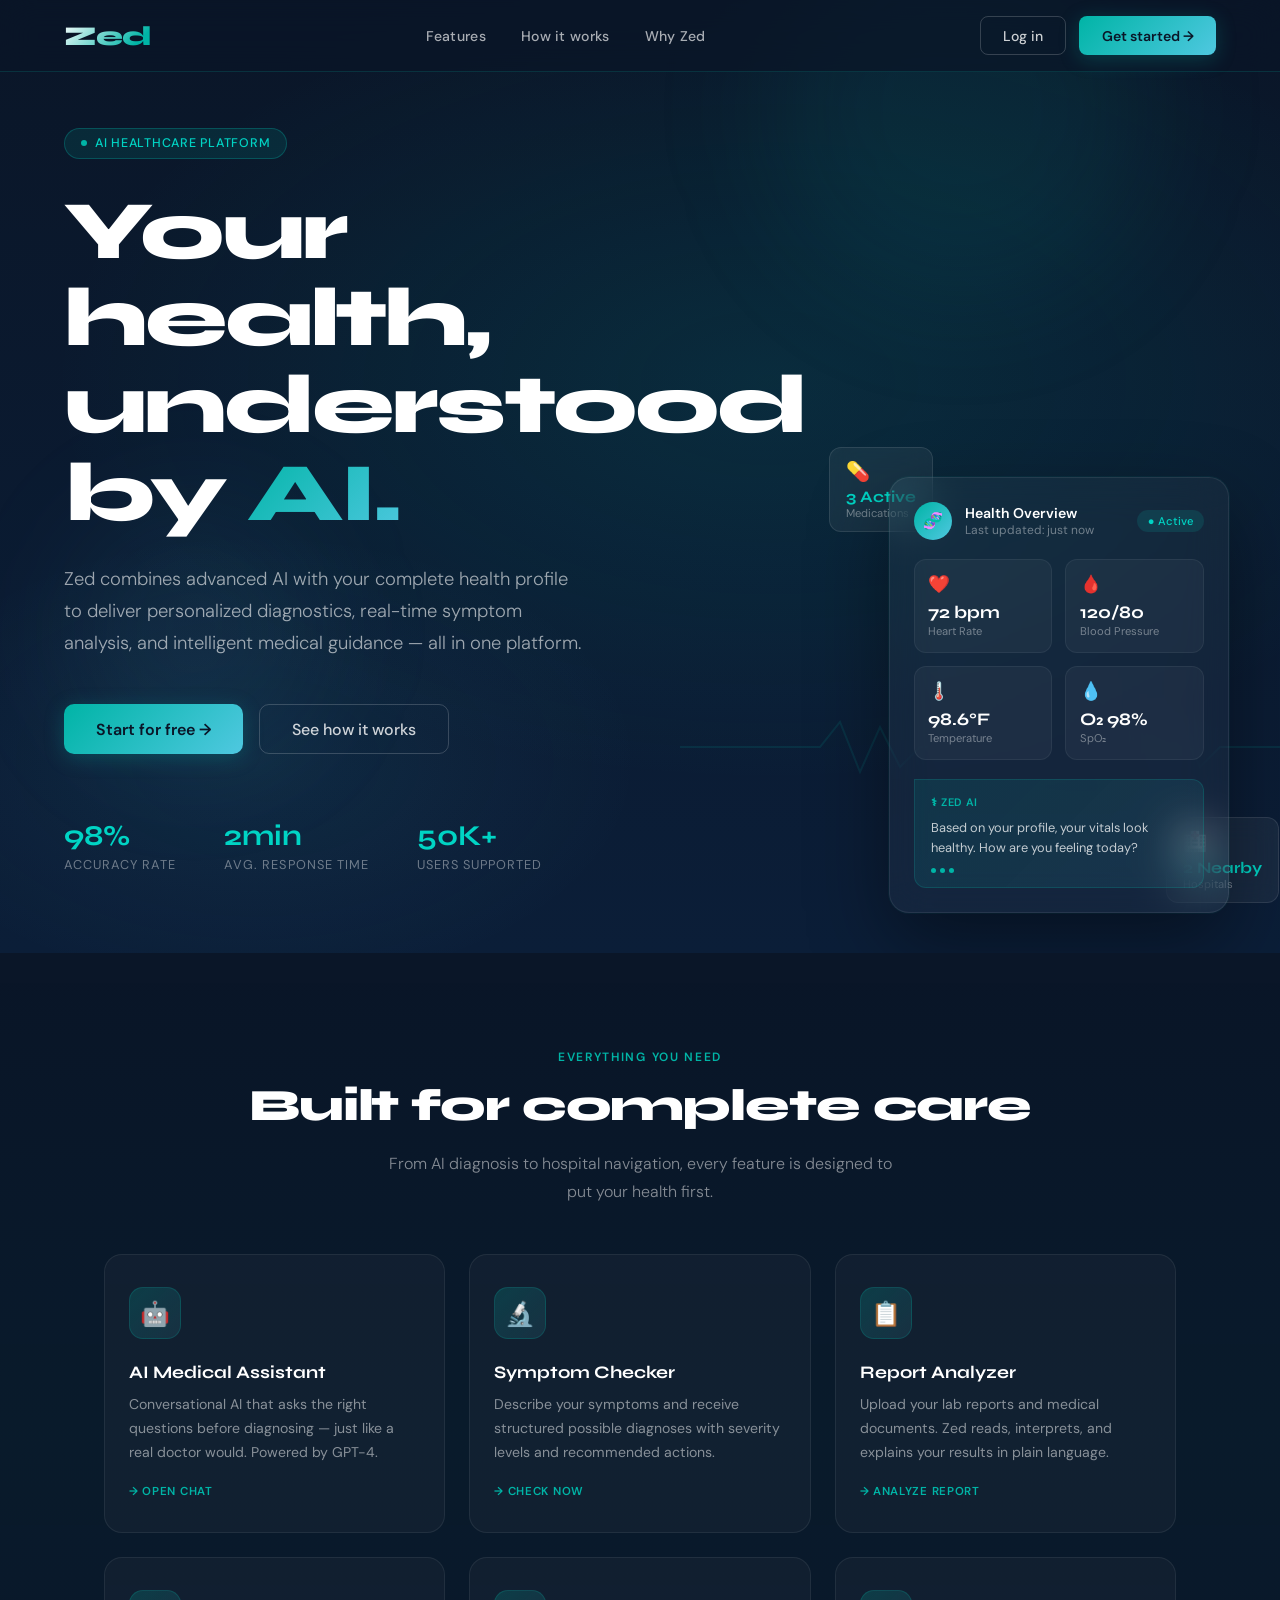
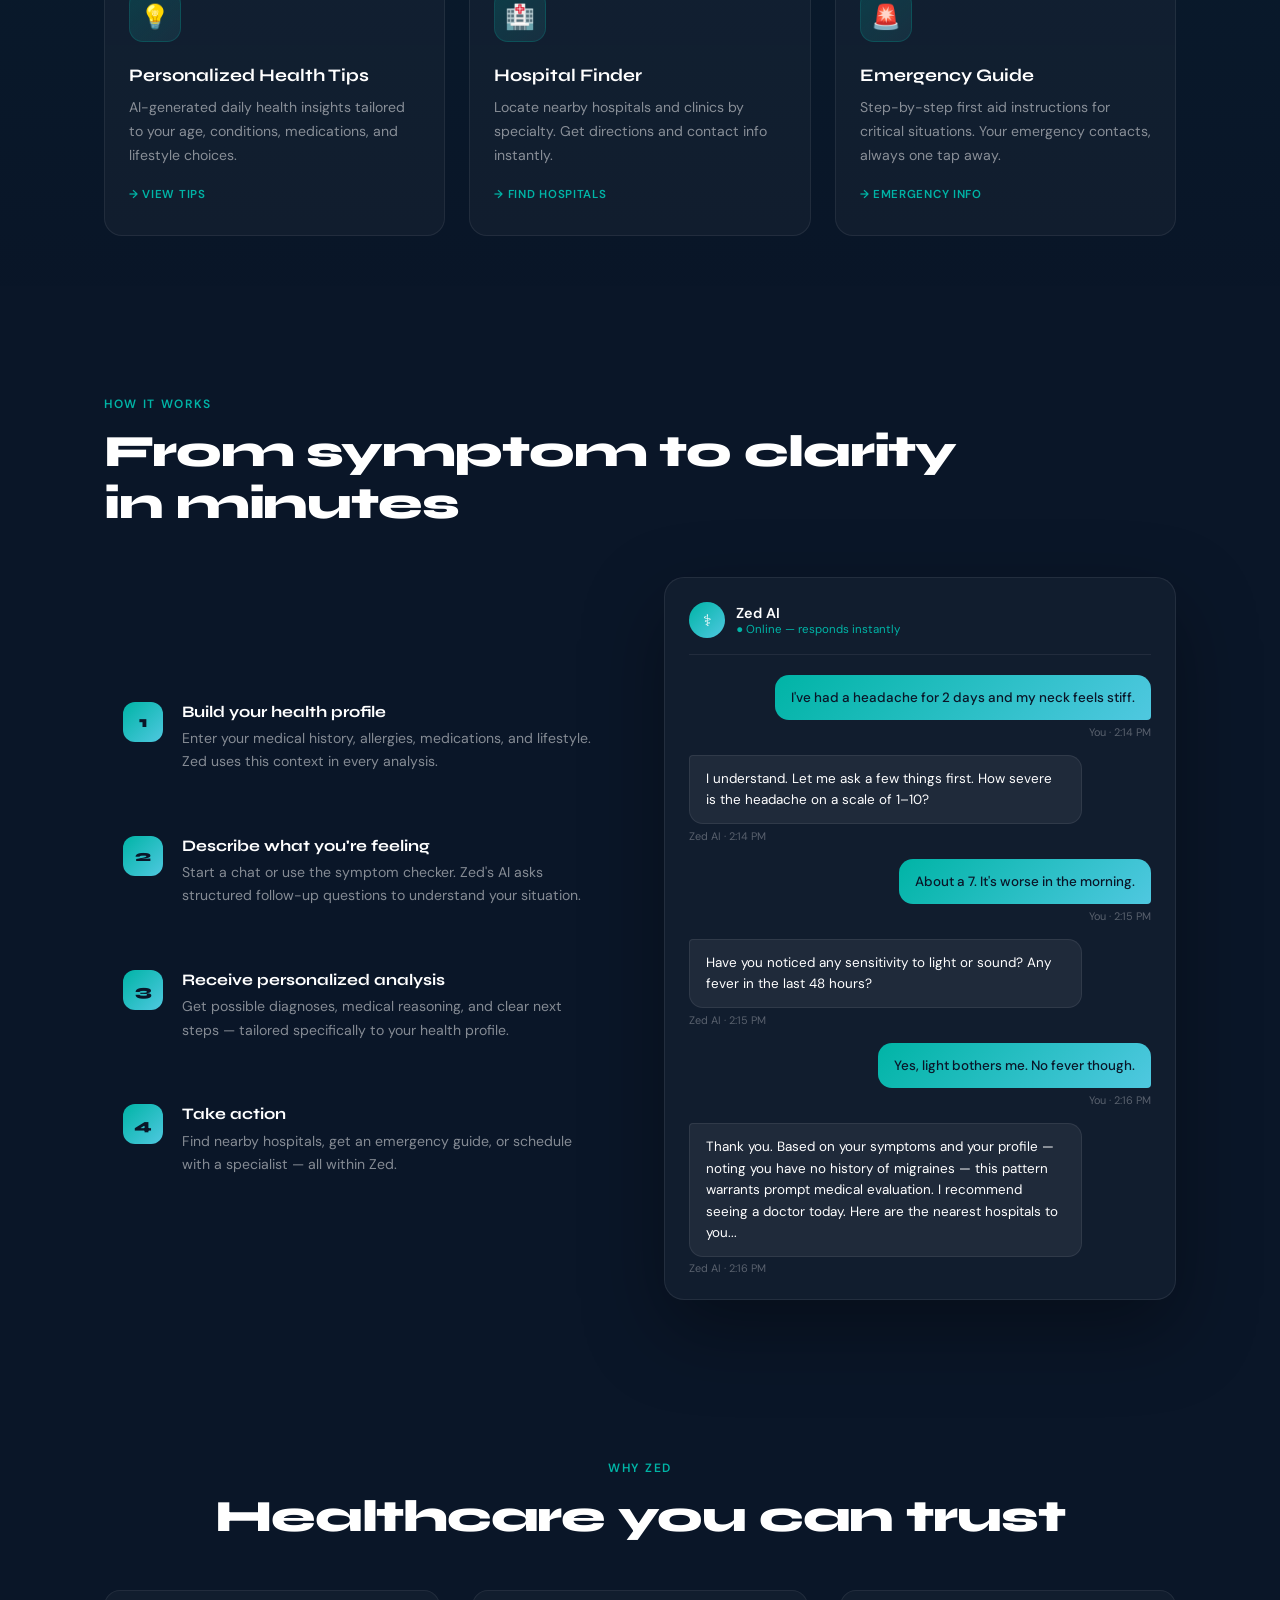
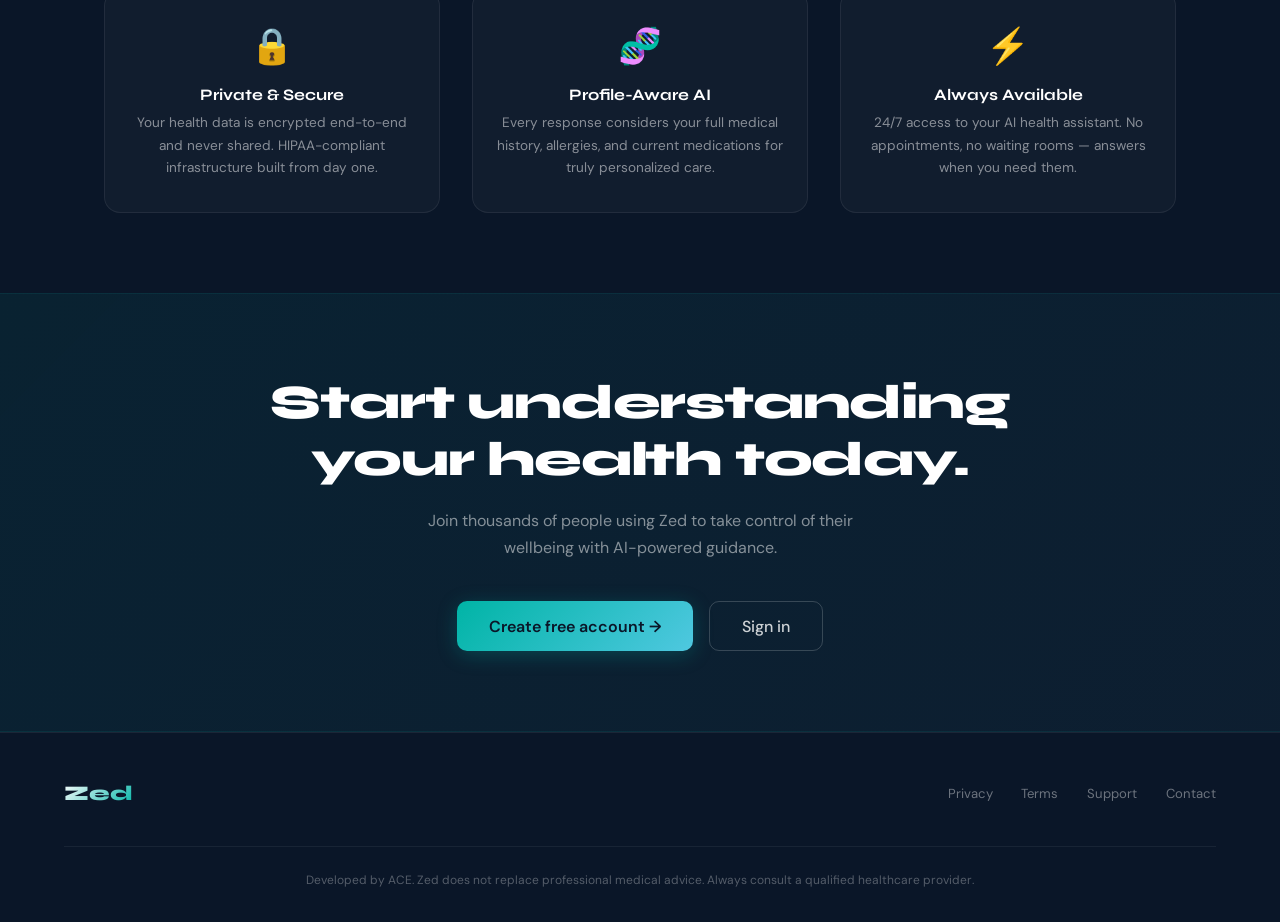
<file: index.html>
<!DOCTYPE html>
<html lang="en">
<head>
<meta charset="UTF-8" />
<meta name="viewport" content="width=device-width, initial-scale=1.0, maximum-scale=5.0"/>
<title>Zed — AI-Powered Healthcare (mobile optimized)</title>
<link rel="preconnect" href="https://fonts.googleapis.com"/>
<link href="https://fonts.googleapis.com/css2?family=Syne:wght@400;600;700;800&family=DM+Sans:ital,wght@0,300;0,400;0,500;1,300&display=swap" rel="stylesheet"/>
<style>
  :root {
    --ink: #0a1628;
    --deep: #0d2341;
    --teal: #00b4a6;
    --teal-light: #00d4c4;
    --sky: #4fc8e0;
    --mist: #e8f4f8;
    --slate: #64829a;
    --card: #ffffff;
    --border: rgba(0,180,166,0.18);
    --glow: rgba(0,180,166,0.25);
  }

  *, *::before, *::after { box-sizing: border-box; margin: 0; padding: 0; }

  html { scroll-behavior: smooth; }

  body {
    font-family: 'DM Sans', sans-serif;
    background: var(--ink);
    color: #fff;
    overflow-x: hidden;
  }

  /* ─── LOADER ─────────────────────────────────────── */
  #loader {
    position: fixed; inset: 0; z-index: 9999;
    background: var(--ink);
    display: flex; flex-direction: column;
    align-items: center; justify-content: center;
    transition: opacity 0.6s ease, visibility 0.6s ease;
  }
  #loader.hide { opacity: 0; visibility: hidden; }

  .loader-logo {
    font-family: 'Syne', sans-serif;
    font-size: 4rem; font-weight: 800;
    letter-spacing: -0.04em;
    background: linear-gradient(135deg, #fff 0%, var(--teal) 60%, var(--sky) 100%);
    -webkit-background-clip: text; -webkit-text-fill-color: transparent;
    animation: pulse-logo 1.4s ease-in-out infinite;
  }
  .loader-bar-wrap {
    margin-top: 2rem; width: 140px; height: 3px;
    background: rgba(255,255,255,0.08); border-radius: 99px; overflow: hidden;
  }
  .loader-bar {
    height: 100%; width: 0%;
    background: linear-gradient(90deg, var(--teal), var(--sky));
    border-radius: 99px;
    animation: load-fill 1.6s cubic-bezier(.4,0,.2,1) forwards;
  }
  .loader-sub {
    margin-top: 1rem; font-size: 0.8rem; color: var(--slate);
    letter-spacing: 0.12em; text-transform: uppercase;
    animation: fade-in 0.8s 0.4s both;
  }

  @keyframes pulse-logo { 0%,100%{opacity:1} 50%{opacity:0.6} }
  @keyframes load-fill { to{width:100%} }
  @keyframes fade-in { from{opacity:0;transform:translateY(6px)} to{opacity:1;transform:none} }

  /* ─── NOISE TEXTURE ──────────────────────────────── */
  body::before {
    content:''; position:fixed; inset:0; z-index:0;
    background-image: url("data:image/svg+xml,%3Csvg viewBox='0 0 256 256' xmlns='http://www.w3.org/2000/svg'%3E%3Cfilter id='noise'%3E%3CfeTurbulence type='fractalNoise' baseFrequency='0.9' numOctaves='4' stitchTiles='stitch'/%3E%3C/filter%3E%3Crect width='100%25' height='100%25' filter='url(%23noise)' opacity='0.04'/%3E%3C/svg%3E");
    pointer-events:none; opacity:0.4;
  }

  /* ─── HEADER (with fixed mobile toggle) ──────────── */
  header {
    position: fixed; top: 0; left: 0; right: 0; z-index: 100;
    display: flex; align-items: center; justify-content: space-between;
    padding: 1rem 5%;
    background: rgba(10,22,40,0.72);
    backdrop-filter: blur(18px);
    border-bottom: 1px solid var(--border);
    animation: slide-down 0.7s 1.8s both;
  }
  @keyframes slide-down { from{opacity:0;transform:translateY(-20px)} to{opacity:1;transform:none} }

  .logo {
    font-family: 'Syne', sans-serif;
    font-size: 1.7rem; font-weight: 800;
    background: linear-gradient(135deg, #fff 0%, var(--teal) 80%);
    -webkit-background-clip: text; -webkit-text-fill-color: transparent;
    text-decoration: none; letter-spacing: -0.03em;
  }

  /* desktop navigation */
  .desktop-nav { display: flex; gap: 2.2rem; align-items: center; }
  .desktop-nav a {
    color: rgba(255,255,255,0.65);
    text-decoration: none;
    font-size: 0.88rem;
    font-weight: 500;
    letter-spacing: 0.02em;
    transition: color 0.2s;
  }
  .desktop-nav a:hover { color: var(--teal-light); }
  .desktop-ctas { display: flex; gap: 0.8rem; }

  /* mobile menu base */
  .mobile-menu { display: none; }

  /* universal button style */
  .btn {
    display: inline-flex; align-items: center; gap: 0.5rem;
    padding: 0.6rem 1.4rem;
    border-radius: 8px;
    font-family: 'DM Sans', sans-serif;
    font-size: 0.88rem; font-weight: 500;
    cursor: pointer; text-decoration: none;
    transition: all 0.22s ease;
    border: none;
  }
  .btn-ghost {
    background: transparent;
    border: 1px solid rgba(255,255,255,0.18);
    color: rgba(255,255,255,0.8);
  }
  .btn-ghost:hover { border-color: var(--teal); color: var(--teal-light); }
  .btn-primary {
    background: linear-gradient(135deg, var(--teal) 0%, var(--sky) 100%);
    color: var(--ink);
    font-weight: 600;
    box-shadow: 0 4px 20px var(--glow);
  }
  .btn-primary:hover { transform: translateY(-1px); box-shadow: 0 8px 30px rgba(0,180,166,0.4); }

  /* --- mobile drawer styles (fixed) --- */
  @media (max-width: 900px) {
    .desktop-nav, .desktop-ctas { display: none; }
    .mobile-menu { 
      display: flex; 
      align-items: center;
      position: relative;
    }

    .menu-icon {
      font-size: 2rem;
      cursor: pointer;
      color: white;
      line-height: 1;
      user-select: none;
      display: inline-block;
      transition: color 0.2s;
      padding: 0.25rem 0.5rem;
    }
    .menu-icon:hover { color: var(--teal-light); }

    /* hidden checkbox */
    #menuToggle { 
      position: absolute;
      opacity: 0;
      width: 0;
      height: 0;
      pointer-events: none;
    }

    .mobile-drawer {
      position: absolute;
      top: 100%;
      right: 0;  /* align to right edge */
      min-width: 240px;
      background: rgba(10,22,40,0.98);
      backdrop-filter: blur(18px);
      border: 1px solid var(--border);
      border-radius: 12px;
      padding: 1.5rem;
      display: flex;
      flex-direction: column;
      gap: 1.5rem;
      transform: scale(0.95);
      transform-origin: top right;
      opacity: 0;
      transition: transform 0.2s ease, opacity 0.15s;
      pointer-events: none;
      box-shadow: 0 20px 40px rgba(0,0,0,0.4);
      margin-top: 0.5rem;
      z-index: 200;
    }

    /* when checkbox checked, show drawer */
    #menuToggle:checked ~ .mobile-drawer {
      transform: scale(1);
      opacity: 1;
      pointer-events: auto;
    }

    .mobile-nav-links {
      display: flex;
      flex-direction: column;
      gap: 1rem;
    }
    .mobile-nav-links a {
      color: rgba(255,255,255,0.9);
      text-decoration: none;
      font-size: 1.1rem;
      font-weight: 500;
      padding: 0.5rem 0;
      border-bottom: 1px solid rgba(255,255,255,0.1);
      transition: color 0.2s;
    }
    .mobile-nav-links a:hover { color: var(--teal-light); }

    .mobile-ctas {
      display: flex;
      flex-direction: column;
      gap: 0.8rem;
    }
    .mobile-ctas .btn {
      width: 100%;
      justify-content: center;
      padding: 0.8rem;
    }
  }

  /* additional mobile tweaks */
  @media (max-width: 600px) {
    header { padding: 0.8rem 4%; }
    .logo { font-size: 1.5rem; }
  }

  /* ─── HERO ───────────────────────────────────────── */
  .hero {
    position: relative;
    min-height: 100vh;
    display: flex; align-items: center;
    padding: 8rem 5% 5rem;
    overflow: hidden;
  }

  .hero-bg {
    position: absolute; inset: 0; z-index: 0;
    background:
      radial-gradient(ellipse 80% 60% at 60% 40%, rgba(0,180,166,0.12) 0%, transparent 70%),
      radial-gradient(ellipse 50% 40% at 20% 80%, rgba(79,200,224,0.08) 0%, transparent 60%),
      linear-gradient(180deg, var(--ink) 0%, #0b1e38 100%);
  }

  .ecg-wrap {
    position: absolute; bottom: 18%; left: 0; right: 0; z-index: 0;
    opacity: 0.12; overflow: hidden; pointer-events: none;
  }
  .ecg-svg { width: 200%; height: 60px; animation: ecg-scroll 6s linear infinite; }
  @keyframes ecg-scroll { from{transform:translateX(0)} to{transform:translateX(-50%)} }

  .orb {
    position: absolute; border-radius: 50%; filter: blur(60px); pointer-events: none;
  }
  .orb1 { width:380px;height:380px; background:rgba(0,180,166,0.09); top:-80px; right:10%; animation: float1 8s ease-in-out infinite; }
  .orb2 { width:260px;height:260px; background:rgba(79,200,224,0.07); bottom:20%; left:5%; animation: float2 10s ease-in-out infinite; }
  @keyframes float1 { 0%,100%{transform:translateY(0) scale(1)} 50%{transform:translateY(-30px) scale(1.05)} }
  @keyframes float2 { 0%,100%{transform:translateY(0)} 50%{transform:translateY(20px)} }

  .hero-content {
    position: relative; z-index: 1;
    max-width: 680px;
  }

  .hero-badge {
    display: inline-flex; align-items: center; gap: 0.5rem;
    padding: 0.4rem 1rem;
    background: rgba(0,180,166,0.12);
    border: 1px solid rgba(0,180,166,0.3);
    border-radius: 99px;
    font-size: 0.78rem; font-weight: 500;
    color: var(--teal-light);
    letter-spacing: 0.06em; text-transform: uppercase;
    margin-bottom: 1.8rem;
    animation: fade-in 0.7s 2s both;
  }
  .badge-dot { width:6px;height:6px; background:var(--teal); border-radius:50%; animation: blink 1.4s infinite; }
  @keyframes blink { 0%,100%{opacity:1} 50%{opacity:0.2} }

  .hero h1 {
    font-family: 'Syne', sans-serif;
    font-size: clamp(2.5rem, 8vw, 5.2rem);
    font-weight: 800;
    line-height: 1.05;
    letter-spacing: -0.035em;
    margin-bottom: 1.6rem;
    animation: fade-in 0.8s 2.1s both;
  }
  .hero h1 .accent {
    background: linear-gradient(135deg, var(--teal) 0%, var(--sky) 100%);
    -webkit-background-clip: text; -webkit-text-fill-color: transparent;
  }

  .hero p {
    font-size: 1.15rem;
    line-height: 1.75;
    color: rgba(255,255,255,0.6);
    max-width: 520px;
    margin-bottom: 2.8rem;
    font-weight: 300;
    animation: fade-in 0.8s 2.3s both;
  }

  .hero-ctas {
    display: flex; flex-wrap: wrap; gap: 1rem;
    animation: fade-in 0.8s 2.5s both;
  }
  .btn-large { padding: 0.85rem 2rem; font-size: 1rem; border-radius: 10px; }

  .hero-stats {
    display: flex; gap: 3rem; margin-top: 4rem;
    animation: fade-in 0.8s 2.7s both;
  }
  .stat-num {
    font-family: 'Syne', sans-serif;
    font-size: 1.8rem; font-weight: 700;
    color: var(--teal-light);
  }
  .stat-label {
    font-size: 0.8rem; color: rgba(255,255,255,0.4);
    text-transform: uppercase; letter-spacing: 0.08em;
    margin-top: 0.2rem;
  }

  .hero-visual {
    position: absolute; right: 4%; top: 50%; transform: translateY(-50%);
    z-index: 1;
    animation: fade-in 1s 2.4s both;
  }
  .dashboard-card {
    width: 340px;
    background: rgba(255,255,255,0.04);
    border: 1px solid rgba(255,255,255,0.08);
    border-radius: 20px;
    padding: 1.5rem;
    backdrop-filter: blur(20px);
    box-shadow: 0 30px 80px rgba(0,0,0,0.4), 0 0 0 1px rgba(0,180,166,0.08);
  }
  .card-header-row {
    display: flex; align-items: center; gap: 0.8rem; margin-bottom: 1.2rem;
  }
  .card-avatar {
    width: 38px; height: 38px; border-radius: 50%;
    background: linear-gradient(135deg, var(--teal), var(--sky));
    display: flex; align-items: center; justify-content: center;
    font-size: 1rem;
  }
  .card-title { font-size: 0.88rem; font-weight: 600; }
  .card-sub { font-size: 0.75rem; color: rgba(255,255,255,0.4); }
  .card-status {
    margin-left: auto; padding: 0.25rem 0.7rem;
    background: rgba(0,180,166,0.15); border-radius: 99px;
    font-size: 0.7rem; color: var(--teal-light); font-weight: 500;
  }
  .vitals-grid {
    display: grid; grid-template-columns: 1fr 1fr; gap: 0.8rem; margin-bottom: 1.2rem;
  }
  .vital-box {
    background: rgba(255,255,255,0.04);
    border: 1px solid rgba(255,255,255,0.06);
    border-radius: 12px; padding: 0.85rem;
  }
  .vital-icon { font-size: 1.1rem; margin-bottom: 0.4rem; }
  .vital-val { font-family:'Syne',sans-serif; font-size:1.1rem; font-weight:700; }
  .vital-name { font-size:0.7rem; color:rgba(255,255,255,0.4); margin-top:0.1rem; }

  .ai-bubble {
    background: linear-gradient(135deg, rgba(0,180,166,0.12), rgba(79,200,224,0.08));
    border: 1px solid rgba(0,180,166,0.2);
    border-radius: 0 12px 12px 12px;
    padding: 0.85rem 1rem;
    font-size: 0.8rem; line-height: 1.6; color: rgba(255,255,255,0.75);
  }
  .ai-label { font-size:0.68rem; color:var(--teal); font-weight:600; letter-spacing:0.06em; text-transform:uppercase; margin-bottom:0.4rem; }

  .typing-dots { display:flex;gap:4px;margin-top:0.6rem;align-items:center; }
  .typing-dots span {
    width:5px;height:5px;border-radius:50%;
    background:var(--teal);
    animation: dot-bounce 1.2s ease-in-out infinite;
  }
  .typing-dots span:nth-child(2){animation-delay:0.2s}
  .typing-dots span:nth-child(3){animation-delay:0.4s}
  @keyframes dot-bounce { 0%,80%,100%{transform:scale(0.6);opacity:0.4} 40%{transform:scale(1);opacity:1} }

  .float-card {
    position: absolute;
    background: rgba(255,255,255,0.06);
    border: 1px solid rgba(255,255,255,0.1);
    border-radius: 12px; padding: 0.7rem 1rem;
    backdrop-filter: blur(12px);
    font-size: 0.78rem; white-space: nowrap;
  }
  .float-card-1 { top: -30px; left: -60px; animation: float1 7s ease-in-out infinite; }
  .float-card-2 { bottom: 10px; right: -50px; animation: float2 9s ease-in-out infinite; }
  .fc-icon { font-size:1.2rem; display:block; margin-bottom:0.2rem; }
  .fc-val { font-family:'Syne',sans-serif; font-weight:700; font-size:1rem; color:var(--teal-light); }
  .fc-label { color:rgba(255,255,255,0.4); font-size:0.7rem; }

  /* ─── SECTION SHARED ─────────────────────────────── */
  section { position: relative; z-index: 1; }
  .section-inner { max-width: 1200px; margin: 0 auto; padding: 0 5%; }

  .section-label {
    font-size: 0.75rem; font-weight: 600; letter-spacing: 0.14em;
    text-transform: uppercase; color: var(--teal);
    margin-bottom: 0.9rem;
  }
  .section-title {
    font-family: 'Syne', sans-serif;
    font-size: clamp(2rem, 3.5vw, 2.8rem);
    font-weight: 800; line-height: 1.15;
    letter-spacing: -0.025em;
    margin-bottom: 1.2rem;
  }
  .section-desc {
    font-size: 1rem; line-height: 1.75;
    color: rgba(255,255,255,0.5);
    max-width: 520px; font-weight: 300;
  }

  /* ─── FEATURES ───────────────────────────────────── */
  .features {
    padding: 6rem 0 5rem;
    background: linear-gradient(180deg, transparent 0%, rgba(0,180,166,0.03) 50%, transparent 100%);
  }
  .features-header { text-align: center; margin-bottom: 3rem; }
  .features-header .section-desc { margin: 0 auto; }

  .features-grid {
    display: grid;
    grid-template-columns: repeat(auto-fit, minmax(260px, 1fr));
    gap: 1.5rem;
  }
  .feature-card {
    background: rgba(255,255,255,0.03);
    border: 1px solid rgba(255,255,255,0.07);
    border-radius: 18px; padding: 2rem 1.5rem;
    transition: transform 0.25s, border-color 0.25s, box-shadow 0.25s;
    cursor: default;
  }
  .feature-card:hover {
    transform: translateY(-4px);
    border-color: rgba(0,180,166,0.3);
    box-shadow: 0 20px 50px rgba(0,0,0,0.3), 0 0 0 1px rgba(0,180,166,0.1);
  }
  .feature-icon {
    width: 52px; height: 52px; border-radius: 14px;
    background: linear-gradient(135deg, rgba(0,180,166,0.2), rgba(79,200,224,0.1));
    border: 1px solid rgba(0,180,166,0.2);
    display: flex; align-items: center; justify-content: center;
    font-size: 1.5rem; margin-bottom: 1.4rem;
  }
  .feature-card h3 {
    font-family: 'Syne', sans-serif;
    font-size: 1.1rem; font-weight: 700;
    margin-bottom: 0.65rem;
  }
  .feature-card p {
    font-size: 0.88rem; line-height: 1.7;
    color: rgba(255,255,255,0.5);
  }
  .feature-tag {
    display: inline-block; margin-top: 1.2rem;
    font-size: 0.72rem; font-weight: 600;
    color: var(--teal); letter-spacing: 0.06em;
    text-transform: uppercase;
  }

  /* ─── HOW IT WORKS ───────────────────────────────── */
  .how {
    padding: 5rem 0;
  }
  .how-grid {
    display: grid;
    grid-template-columns: 1fr 1fr;
    gap: 3rem;
    align-items: center;
    margin-top: 3rem;
  }
  .steps { display: flex; flex-direction: column; gap: 1.5rem; }
  .step {
    display: flex; gap: 1.2rem; align-items: flex-start;
    padding: 1.2rem;
    border-radius: 16px;
    transition: background 0.25s;
    cursor: default;
  }
  .step:hover { background: rgba(255,255,255,0.03); }
  .step-num {
    width: 40px; height: 40px; border-radius: 12px; flex-shrink: 0;
    background: linear-gradient(135deg, var(--teal), var(--sky));
    display: flex; align-items: center; justify-content: center;
    font-family: 'Syne', sans-serif; font-weight: 800; font-size: 1rem;
    color: var(--ink);
  }
  .step h4 { font-family:'Syne',sans-serif; font-weight:700; font-size:1rem; margin-bottom:0.4rem; }
  .step p { font-size:0.88rem; color:rgba(255,255,255,0.5); line-height:1.65; }

  .chat-demo {
    background: rgba(255,255,255,0.03);
    border: 1px solid rgba(255,255,255,0.08);
    border-radius: 20px; padding: 1.5rem;
    box-shadow: 0 30px 80px rgba(0,0,0,0.35);
  }
  .chat-topbar {
    display: flex; align-items: center; gap: 0.7rem;
    padding-bottom: 1rem;
    border-bottom: 1px solid rgba(255,255,255,0.07);
    margin-bottom: 1.2rem;
  }
  .chat-av {
    width: 36px; height: 36px; border-radius: 50%;
    background: linear-gradient(135deg, var(--teal), var(--sky));
    display: flex; align-items: center; justify-content: center;
    font-size: 1rem;
  }
  .chat-name { font-size:0.9rem; font-weight:600; }
  .chat-online { font-size:0.72rem; color:var(--teal); }
  .chat-msgs { display:flex; flex-direction:column; gap:1rem; }
  .msg { max-width: 85%; }
  .msg.user { align-self: flex-end; }
  .msg-bubble {
    padding: 0.75rem 1rem;
    border-radius: 14px; font-size:0.84rem; line-height:1.6;
  }
  .msg.ai .msg-bubble {
    background: rgba(255,255,255,0.06);
    border: 1px solid rgba(255,255,255,0.08);
    border-radius: 4px 14px 14px 14px;
  }
  .msg.user .msg-bubble {
    background: linear-gradient(135deg, var(--teal), var(--sky));
    color: var(--ink); font-weight: 500;
    border-radius: 14px 14px 4px 14px;
  }
  .msg-time { font-size:0.68rem; color:rgba(255,255,255,0.3); margin-top:0.3rem; }
  .msg.user .msg-time { text-align:right; }

  /* ─── TRUST ──────────────────────────────────────── */
  .trust { padding: 5rem 0; }
  .trust-grid {
    display: grid; grid-template-columns: repeat(3, 1fr);
    gap: 2rem; margin-top: 3rem;
  }
  .trust-card {
    background: rgba(255,255,255,0.03);
    border: 1px solid rgba(255,255,255,0.07);
    border-radius: 16px; padding: 2rem 1.5rem;
    text-align: center;
  }
  .trust-icon { font-size:2.2rem; margin-bottom:1rem; }
  .trust-card h4 { font-family:'Syne',sans-serif; font-weight:700; margin-bottom:0.5rem; }
  .trust-card p { font-size:0.85rem; color:rgba(255,255,255,0.5); line-height:1.65; }

  /* ─── CTA BANNER ─────────────────────────────────── */
  .cta-banner {
    padding: 5rem 0;
    text-align: center;
    background: linear-gradient(135deg, rgba(0,180,166,0.08) 0%, rgba(79,200,224,0.05) 100%);
    border-top: 1px solid rgba(0,180,166,0.1);
    border-bottom: 1px solid rgba(0,180,166,0.1);
  }
  .cta-banner h2 {
    font-family:'Syne',sans-serif;
    font-size: clamp(2rem,4vw,3rem);
    font-weight:800; letter-spacing:-0.025em;
    margin-bottom:1.2rem;
  }
  .cta-banner p {
    color:rgba(255,255,255,0.5);
    font-size:1rem; max-width:480px; margin:0 auto 2.5rem;
    line-height:1.7;
  }
  .cta-row { display:flex;gap:1rem;justify-content:center;flex-wrap:wrap; }

  /* ─── FOOTER ─────────────────────────────────────── */
  footer {
    padding: 3rem 5% 2rem;
    border-top: 1px solid rgba(255,255,255,0.07);
    display: flex; flex-wrap: wrap;
    align-items: center; justify-content: space-between;
    gap: 1.5rem;
  }
  .footer-logo {
    font-family:'Syne',sans-serif; font-weight:800; font-size:1.3rem;
    background:linear-gradient(135deg,#fff,var(--teal));
    -webkit-background-clip:text;-webkit-text-fill-color:transparent;
  }
  .footer-links { display:flex;gap:1.8rem; flex-wrap: wrap; }
  .footer-links a {
    font-size:0.82rem; color:rgba(255,255,255,0.4);
    text-decoration:none; transition:color 0.2s;
  }
  .footer-links a:hover{color:var(--teal-light);}
  .footer-copy {
    font-size:0.75rem; color:rgba(255,255,255,0.3);
    text-align:center; line-height:1.6;
    width:100%;
    border-top:1px solid rgba(255,255,255,0.06);
    padding-top:1.5rem; margin-top:1rem;
  }

  /* ─── SCROLL REVEAL ──────────────────────────────── */
  .reveal {
    opacity:0; transform:translateY(28px);
    transition: opacity 0.7s ease, transform 0.7s ease;
  }
  .reveal.visible { opacity:1; transform:none; }

  /* ─── RESPONSIVE (mobile overrides) ───────────────── */
  @media (max-width: 900px) {
    .hero { padding-top: 6rem; }
    .hero-visual { display: none; }
    .hero-stats { gap: 2rem; flex-wrap: wrap; }
    .how-grid { grid-template-columns: 1fr; gap: 2.5rem; }
    .trust-grid { grid-template-columns: 1fr 1fr; }
    .section-inner { padding: 0 6%; }
  }
  @media (max-width: 600px) {
    .hero h1 { font-size: clamp(2.2rem, 10vw, 3.5rem); }
    .hero p { font-size: 1rem; }
    .hero-stats { flex-direction: column; gap: 1rem; }
    .features-grid { grid-template-columns: 1fr; }
    .trust-grid { grid-template-columns: 1fr; }
    .step { padding: 1rem 0.5rem; }
    .chat-demo { padding: 1rem; }
    .footer-links { gap: 1rem; }
    .cta-row .btn-large { width: 100%; }
    footer { flex-direction: column; align-items: flex-start; }
  }

  /* reveal on scroll (simple) */
  .reveal.visible { opacity: 1; transform: translateY(0); }
</style>
</head>
<body>

<!-- LOADER -->
<div id="loader">
  <div class="loader-logo">Zed</div>
  <div class="loader-bar-wrap"><div class="loader-bar"></div></div>
  <div class="loader-sub">AI-Powered Healthcare</div>
</div>

<!-- HEADER with fixed mobile toggle -->
<header>
  <a href="#" class="logo">Zed</a>
  <!-- desktop navigation -->
  <nav class="desktop-nav">
    <a href="#features">Features</a>
    <a href="#how">How it works</a>
    <a href="#trust">Why Zed</a>
  </nav>
  <div class="desktop-ctas">
    <a href="login.html" class="btn btn-ghost">Log in</a>
    <a href="login.html" class="btn btn-primary">Get started →</a>
  </div>

  <!-- mobile menu with working toggle -->
  <div class="mobile-menu">
    <input type="checkbox" id="menuToggle">
    <label for="menuToggle" class="menu-icon">☰</label>
    <div class="mobile-drawer">
      <nav class="mobile-nav-links">
        <a href="#features">Features</a>
        <a href="#how">How it works</a>
        <a href="#trust">Why Zed</a>
      </nav>
      <div class="mobile-ctas">
        <a href="login.html" class="btn btn-ghost">Log in</a>
        <a href="login.html" class="btn btn-primary">Get started →</a>
      </div>
    </div>
  </div>
</header>

<!-- HERO -->
<section class="hero">
  <div class="hero-bg"></div>
  <div class="orb orb1"></div>
  <div class="orb orb2"></div>
  <div class="ecg-wrap">
    <svg class="ecg-svg" viewBox="0 0 1200 60" fill="none" xmlns="http://www.w3.org/2000/svg">
      <polyline points="0,30 100,30 140,30 160,5 180,55 200,10 220,50 240,30 400,30 440,30 460,5 480,55 500,10 520,50 540,30 700,30 740,30 760,5 780,55 800,10 820,50 840,30 1000,30 1040,30 1060,5 1080,55 1100,10 1120,50 1140,30 1200,30" stroke="#00b4a6" stroke-width="2" fill="none"/>
    </svg>
  </div>

  <div class="hero-content">
    <div class="hero-badge">
      <span class="badge-dot"></span>
      AI Healthcare Platform
    </div>
    <h1>Your health,<br/>understood by <span class="accent">AI.</span></h1>
    <p>Zed combines advanced AI with your complete health profile to deliver personalized diagnostics, real-time symptom analysis, and intelligent medical guidance — all in one platform.</p>
    <div class="hero-ctas">
      <a href="login.html" class="btn btn-primary btn-large">Start for free →</a>
      <a href="#how" class="btn btn-ghost btn-large">See how it works</a>
    </div>
    <div class="hero-stats">
      <div class="stat-item">
        <div class="stat-num">98%</div>
        <div class="stat-label">Accuracy rate</div>
      </div>
      <div class="stat-item">
        <div class="stat-num">2min</div>
        <div class="stat-label">Avg. response time</div>
      </div>
      <div class="stat-item">
        <div class="stat-num">50K+</div>
        <div class="stat-label">Users supported</div>
      </div>
    </div>
  </div>

  <!-- Dashboard preview card (hidden on mobile) -->
  <div class="hero-visual">
    <div style="position:relative;">
      <div class="float-card float-card-1">
        <span class="fc-icon">💊</span>
        <div class="fc-val">3 Active</div>
        <div class="fc-label">Medications</div>
      </div>
      <div class="float-card float-card-2">
        <span class="fc-icon">🏥</span>
        <div class="fc-val">2 Nearby</div>
        <div class="fc-label">Hospitals</div>
      </div>
      <div class="dashboard-card">
        <div class="card-header-row">
          <div class="card-avatar">🧬</div>
          <div>
            <div class="card-title">Health Overview</div>
            <div class="card-sub">Last updated: just now</div>
          </div>
          <span class="card-status">● Active</span>
        </div>
        <div class="vitals-grid">
          <div class="vital-box">
            <div class="vital-icon">❤️</div>
            <div class="vital-val">72 bpm</div>
            <div class="vital-name">Heart Rate</div>
          </div>
          <div class="vital-box">
            <div class="vital-icon">🩸</div>
            <div class="vital-val">120/80</div>
            <div class="vital-name">Blood Pressure</div>
          </div>
          <div class="vital-box">
            <div class="vital-icon">🌡️</div>
            <div class="vital-val">98.6°F</div>
            <div class="vital-name">Temperature</div>
          </div>
          <div class="vital-box">
            <div class="vital-icon">💧</div>
            <div class="vital-val">O₂ 98%</div>
            <div class="vital-name">SpO₂</div>
          </div>
        </div>
        <div class="ai-bubble">
          <div class="ai-label">⚕ Zed AI</div>
          Based on your profile, your vitals look healthy. How are you feeling today?
          <div class="typing-dots"><span></span><span></span><span></span></div>
        </div>
      </div>
    </div>
  </div>
</section>

<!-- FEATURES -->
<section class="features" id="features">
  <div class="section-inner">
    <div class="features-header reveal">
      <div class="section-label">Everything you need</div>
      <div class="section-title">Built for complete care</div>
      <p class="section-desc">From AI diagnosis to hospital navigation, every feature is designed to put your health first.</p>
    </div>
    <div class="features-grid">
      <div class="feature-card reveal">
        <div class="feature-icon">🤖</div>
        <h3>AI Medical Assistant</h3>
        <p>Conversational AI that asks the right questions before diagnosing — just like a real doctor would. Powered by GPT-4.</p>
        <span class="feature-tag">→ Open chat</span>
      </div>
      <div class="feature-card reveal">
        <div class="feature-icon">🔬</div>
        <h3>Symptom Checker</h3>
        <p>Describe your symptoms and receive structured possible diagnoses with severity levels and recommended actions.</p>
        <span class="feature-tag">→ Check now</span>
      </div>
      <div class="feature-card reveal">
        <div class="feature-icon">📋</div>
        <h3>Report Analyzer</h3>
        <p>Upload your lab reports and medical documents. Zed reads, interprets, and explains your results in plain language.</p>
        <span class="feature-tag">→ Analyze report</span>
      </div>
      <div class="feature-card reveal">
        <div class="feature-icon">💡</div>
        <h3>Personalized Health Tips</h3>
        <p>AI-generated daily health insights tailored to your age, conditions, medications, and lifestyle choices.</p>
        <span class="feature-tag">→ View tips</span>
      </div>
      <div class="feature-card reveal">
        <div class="feature-icon">🏥</div>
        <h3>Hospital Finder</h3>
        <p>Locate nearby hospitals and clinics by specialty. Get directions and contact info instantly.</p>
        <span class="feature-tag">→ Find hospitals</span>
      </div>
      <div class="feature-card reveal">
        <div class="feature-icon">🚨</div>
        <h3>Emergency Guide</h3>
        <p>Step-by-step first aid instructions for critical situations. Your emergency contacts, always one tap away.</p>
        <span class="feature-tag">→ Emergency info</span>
      </div>
    </div>
  </div>
</section>

<!-- HOW IT WORKS -->
<section class="how" id="how">
  <div class="section-inner">
    <div class="reveal">
      <div class="section-label">How it works</div>
      <div class="section-title">From symptom to clarity<br/>in minutes</div>
    </div>
    <div class="how-grid">
      <div class="steps">
        <div class="step reveal">
          <div class="step-num">1</div>
          <div>
            <h4>Build your health profile</h4>
            <p>Enter your medical history, allergies, medications, and lifestyle. Zed uses this context in every analysis.</p>
          </div>
        </div>
        <div class="step reveal">
          <div class="step-num">2</div>
          <div>
            <h4>Describe what you're feeling</h4>
            <p>Start a chat or use the symptom checker. Zed's AI asks structured follow-up questions to understand your situation.</p>
          </div>
        </div>
        <div class="step reveal">
          <div class="step-num">3</div>
          <div>
            <h4>Receive personalized analysis</h4>
            <p>Get possible diagnoses, medical reasoning, and clear next steps — tailored specifically to your health profile.</p>
          </div>
        </div>
        <div class="step reveal">
          <div class="step-num">4</div>
          <div>
            <h4>Take action</h4>
            <p>Find nearby hospitals, get an emergency guide, or schedule with a specialist — all within Zed.</p>
          </div>
        </div>
      </div>
      <div class="chat-demo reveal">
        <div class="chat-topbar">
          <div class="chat-av">⚕</div>
          <div>
            <div class="chat-name">Zed AI</div>
            <div class="chat-online">● Online — responds instantly</div>
          </div>
        </div>
        <div class="chat-msgs">
          <div class="msg user">
            <div class="msg-bubble">I've had a headache for 2 days and my neck feels stiff.</div>
            <div class="msg-time">You · 2:14 PM</div>
          </div>
          <div class="msg ai">
            <div class="msg-bubble">I understand. Let me ask a few things first. How severe is the headache on a scale of 1–10?</div>
            <div class="msg-time">Zed AI · 2:14 PM</div>
          </div>
          <div class="msg user">
            <div class="msg-bubble">About a 7. It's worse in the morning.</div>
            <div class="msg-time">You · 2:15 PM</div>
          </div>
          <div class="msg ai">
            <div class="msg-bubble">Have you noticed any sensitivity to light or sound? Any fever in the last 48 hours?</div>
            <div class="msg-time">Zed AI · 2:15 PM</div>
          </div>
          <div class="msg user">
            <div class="msg-bubble">Yes, light bothers me. No fever though.</div>
            <div class="msg-time">You · 2:16 PM</div>
          </div>
          <div class="msg ai">
            <div class="msg-bubble">Thank you. Based on your symptoms and your profile — noting you have no history of migraines — this pattern warrants prompt medical evaluation. I recommend seeing a doctor today. Here are the nearest hospitals to you...</div>
            <div class="msg-time">Zed AI · 2:16 PM</div>
          </div>
        </div>
      </div>
    </div>
  </div>
</section>

<!-- TRUST -->
<section class="trust" id="trust">
  <div class="section-inner">
    <div class="reveal" style="text-align:center;margin-bottom:0;">
      <div class="section-label">Why Zed</div>
      <div class="section-title">Healthcare you can trust</div>
    </div>
    <div class="trust-grid">
      <div class="trust-card reveal">
        <div class="trust-icon">🔒</div>
        <h4>Private & Secure</h4>
        <p>Your health data is encrypted end-to-end and never shared. HIPAA-compliant infrastructure built from day one.</p>
      </div>
      <div class="trust-card reveal">
        <div class="trust-icon">🧬</div>
        <h4>Profile-Aware AI</h4>
        <p>Every response considers your full medical history, allergies, and current medications for truly personalized care.</p>
      </div>
      <div class="trust-card reveal">
        <div class="trust-icon">⚡</div>
        <h4>Always Available</h4>
        <p>24/7 access to your AI health assistant. No appointments, no waiting rooms — answers when you need them.</p>
      </div>
    </div>
  </div>
</section>

<!-- CTA BANNER -->
<section class="cta-banner">
  <div class="section-inner reveal">
    <h2>Start understanding<br/>your health today.</h2>
    <p>Join thousands of people using Zed to take control of their wellbeing with AI-powered guidance.</p>
    <div class="cta-row">
      <a href="login.html" class="btn btn-primary btn-large">Create free account →</a>
      <a href="login.html" class="btn btn-ghost btn-large">Sign in</a>
    </div>
  </div>
</section>

<!-- FOOTER -->
<footer>
  <div class="footer-logo">Zed</div>
  <div class="footer-links">
    <a href="#">Privacy</a>
    <a href="#">Terms</a>
    <a href="#">Support</a>
    <a href="#">Contact</a>
  </div>
  <div class="footer-copy">
    Developed by ACE. Zed does not replace professional medical advice. Always consult a qualified healthcare provider.
  </div>
</footer>

<script>
  // Hide loader
  window.addEventListener('load', () => {
    setTimeout(() => {
      document.getElementById('loader').classList.add('hide');
    }, 1700);
  });

  // Scroll reveal
  const reveals = document.querySelectorAll('.reveal');
  const observer = new IntersectionObserver((entries) => {
    entries.forEach((e, i) => {
      if (e.isIntersecting) {
        setTimeout(() => e.target.classList.add('visible'), i * 80);
        observer.unobserve(e.target);
      }
    });
  }, { threshold: 0.12 });
  reveals.forEach(r => observer.observe(r));
</script>
</body>
</html>
</file>
